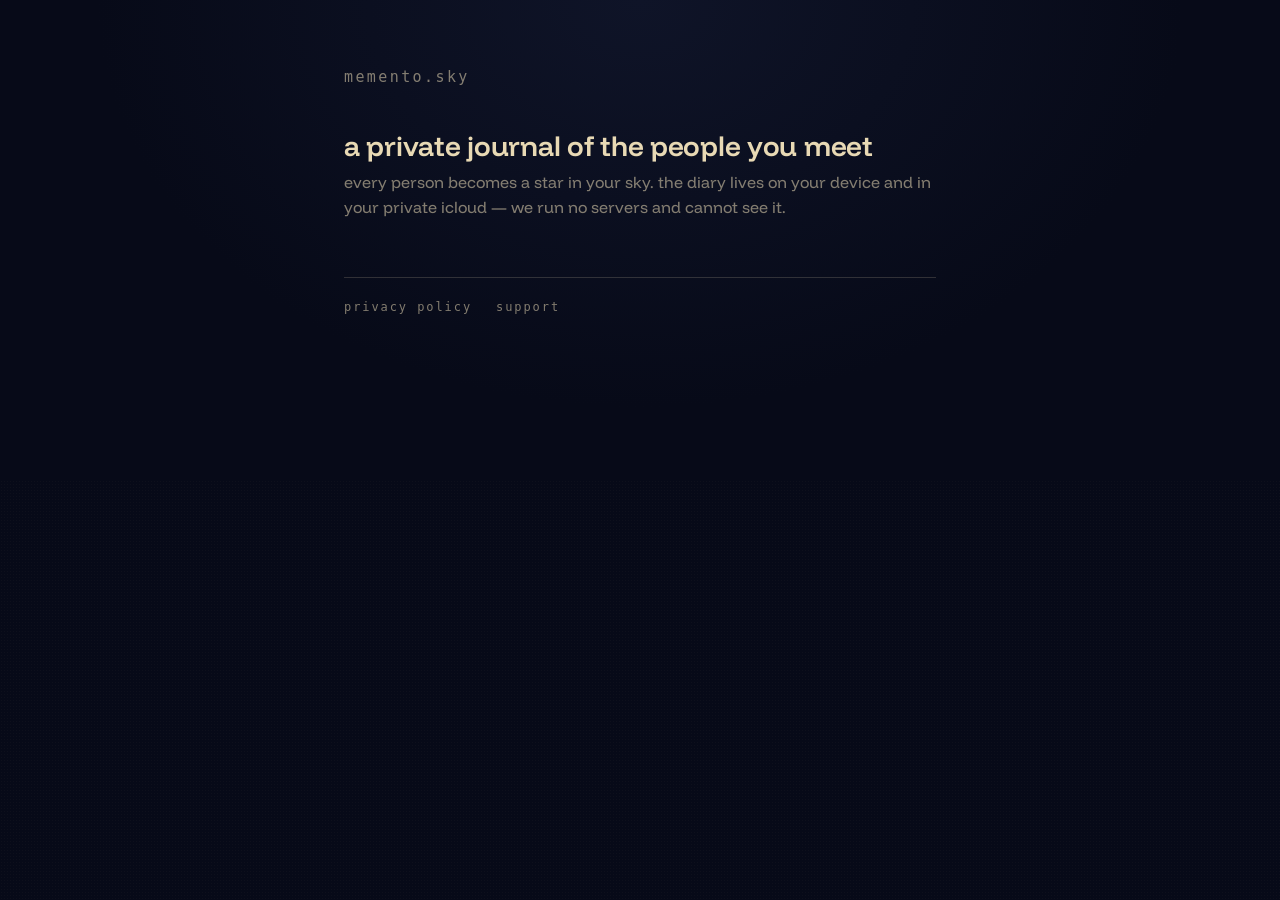
<file: index.html>
<!doctype html>
<html lang="en">
<head>
<meta charset="utf-8">
<meta name="viewport" content="width=device-width, initial-scale=1">
<title>memento.sky</title>
<link rel="preconnect" href="https://fonts.googleapis.com">
<link rel="preconnect" href="https://fonts.gstatic.com" crossorigin>
<link href="https://fonts.googleapis.com/css2?family=Funnel+Display:wght@400;600&display=swap" rel="stylesheet">
<link rel="stylesheet" href="styles.css">
</head>
<body>
<main>
  <span class="wordmark">memento.sky</span>

  <h1>a private journal of the people you meet</h1>
  <p class="soft">every person becomes a star in your sky. the diary lives on your device and in your private icloud — we run no servers and cannot see it.</p>

  <nav class="footer-nav">
    <a href="privacy/">privacy policy</a>
    <a href="support/">support</a>
  </nav>
</main>
</body>
</html>
</file>
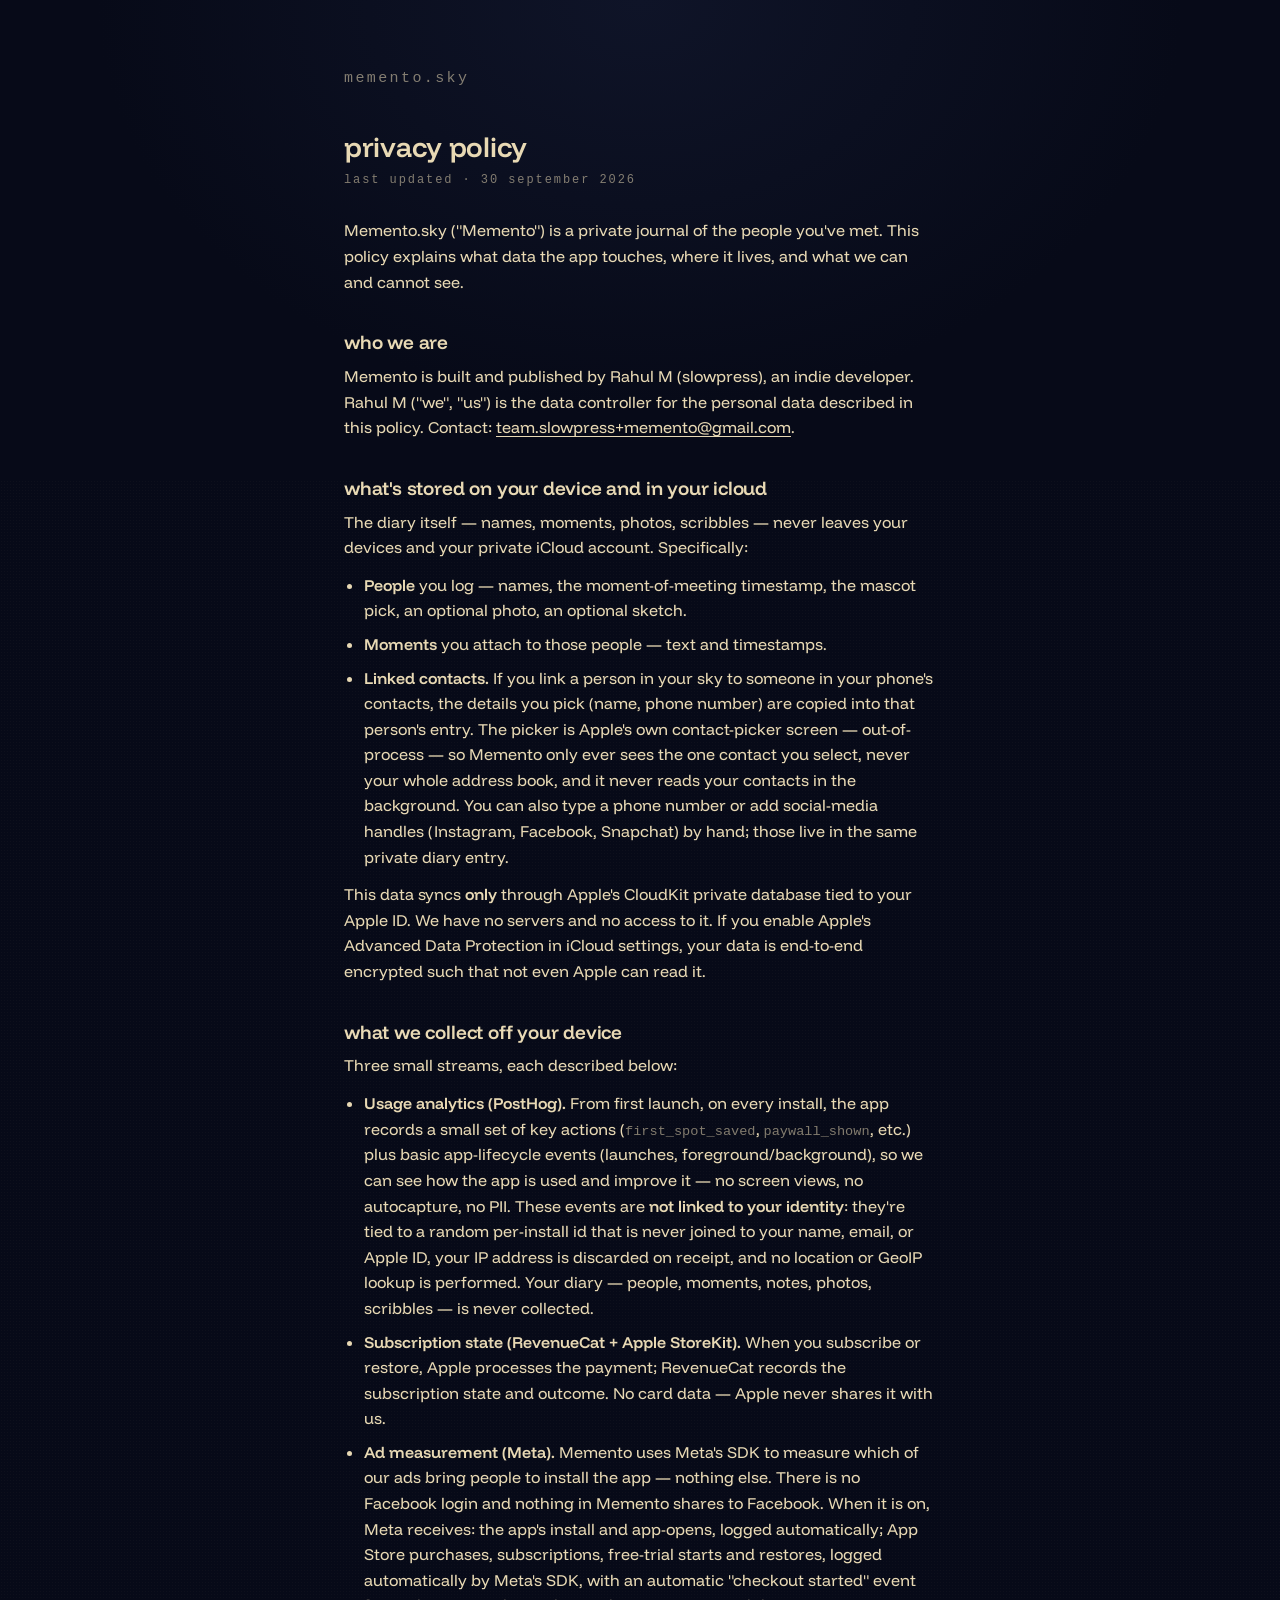
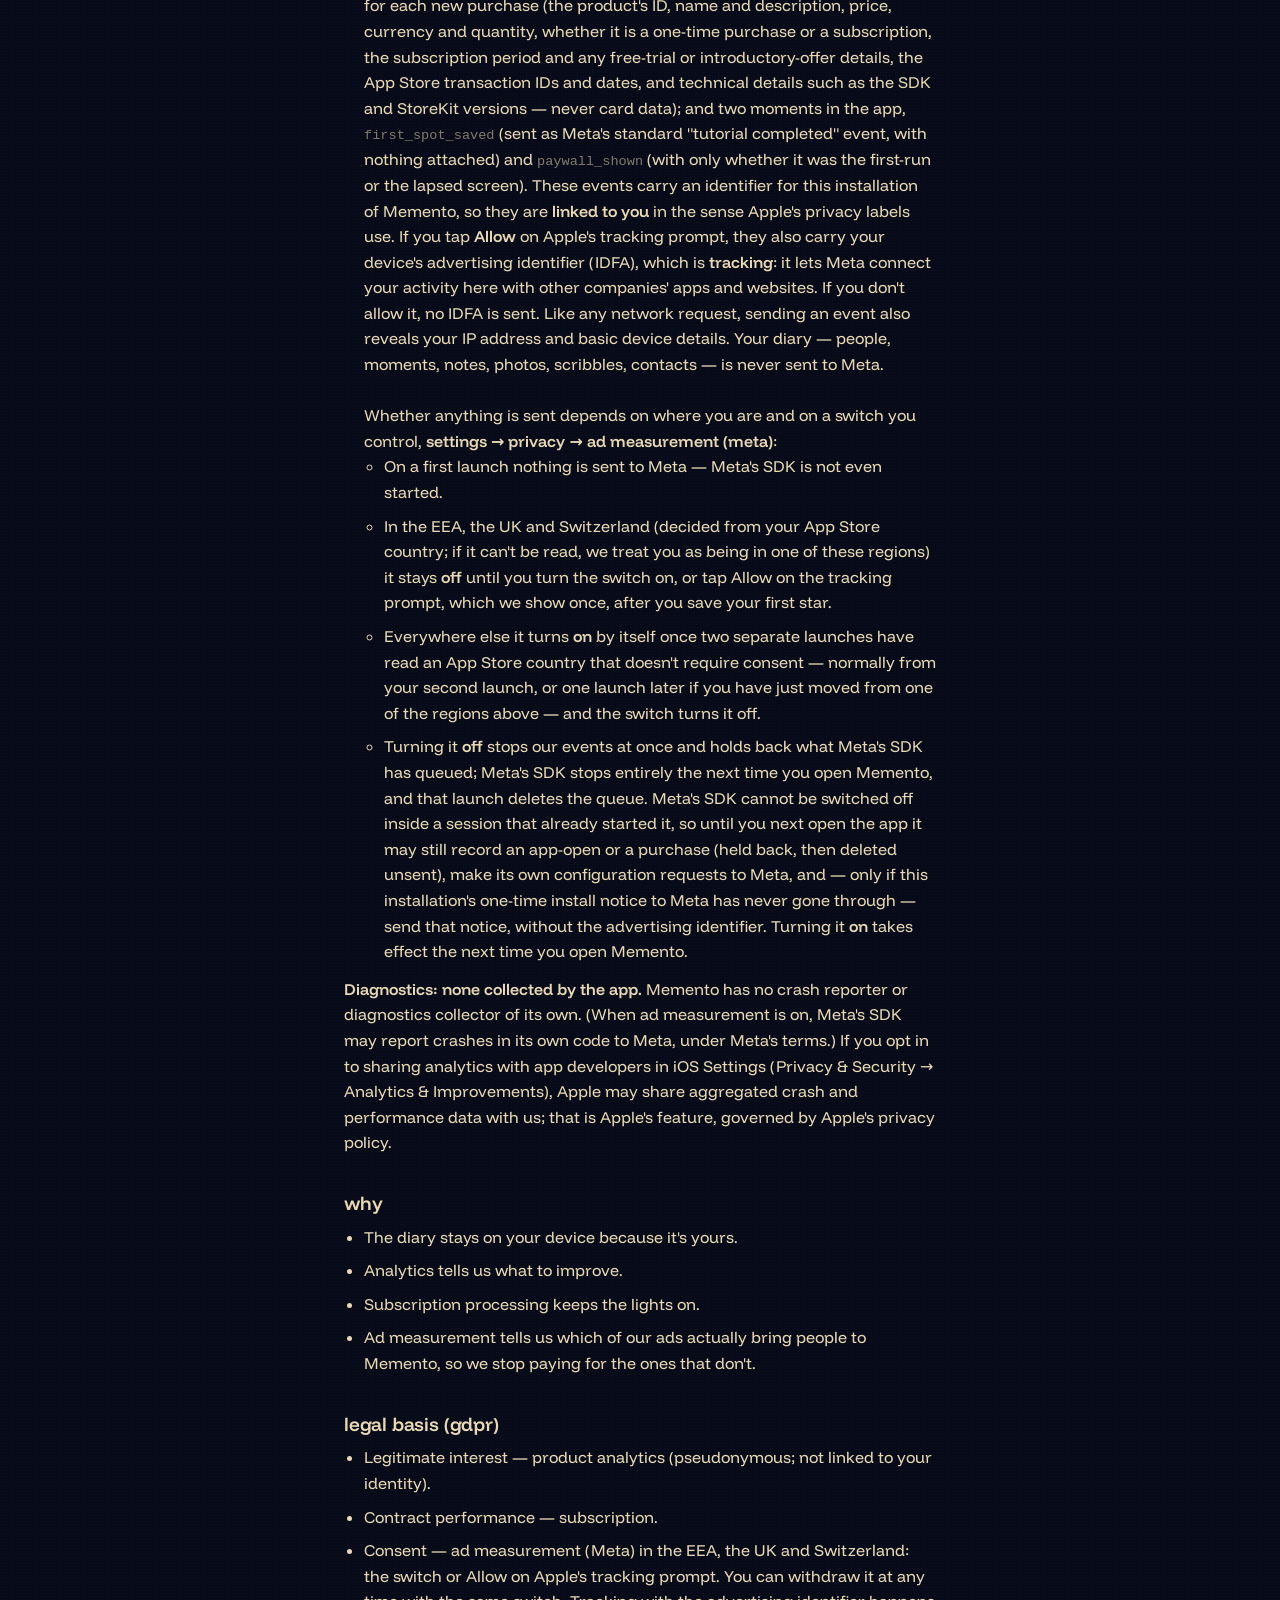
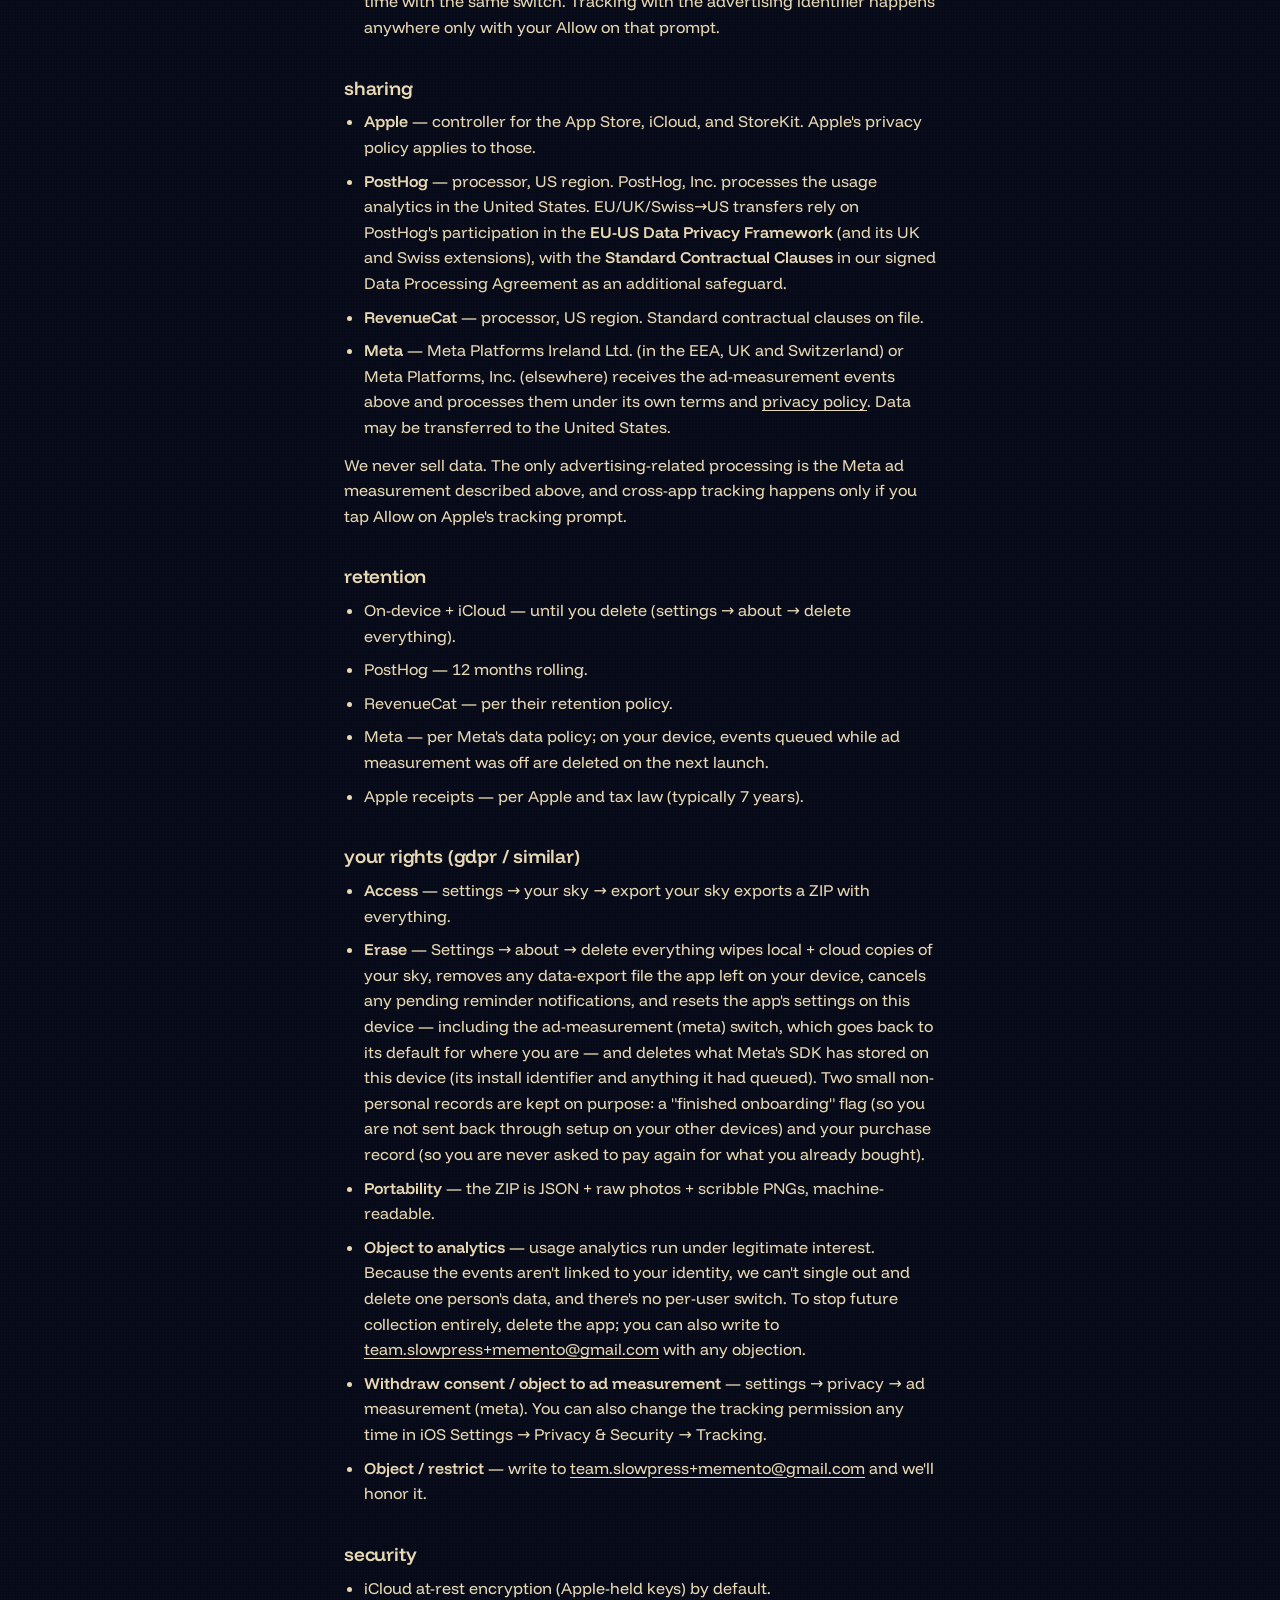
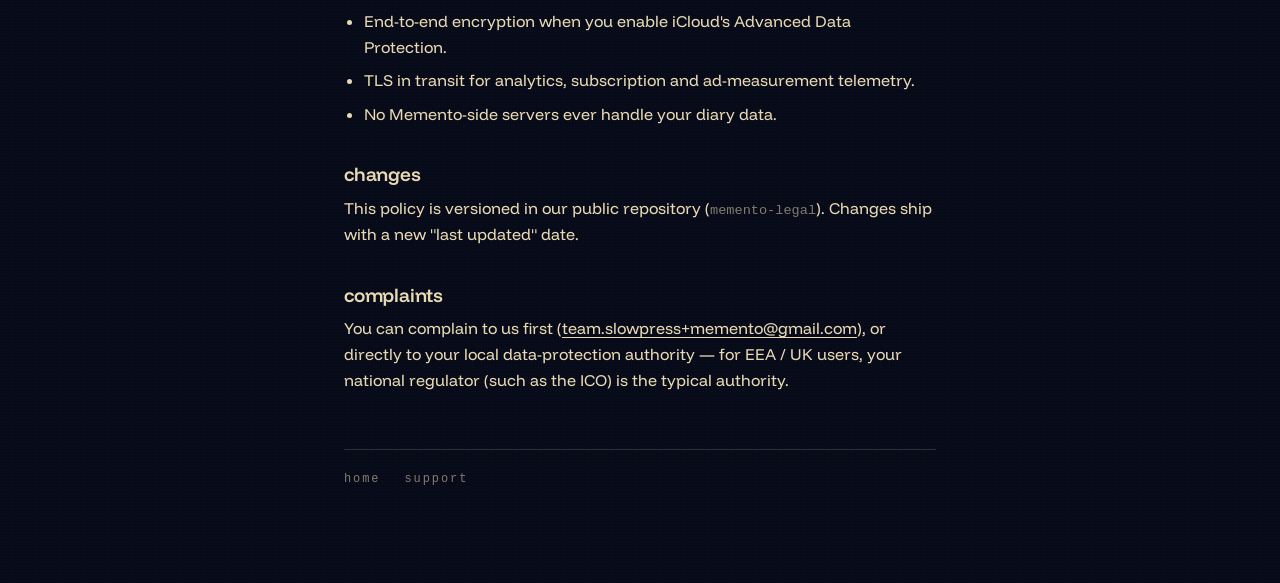
<file: privacy/index.html>
<!doctype html>
<html lang="en">
<head>
<meta charset="utf-8">
<meta name="viewport" content="width=device-width, initial-scale=1">
<title>memento.sky — privacy policy</title>
<link rel="preconnect" href="https://fonts.googleapis.com">
<link rel="preconnect" href="https://fonts.gstatic.com" crossorigin>
<link href="https://fonts.googleapis.com/css2?family=Funnel+Display:wght@400;600&display=swap" rel="stylesheet">
<link rel="stylesheet" href="../styles.css">
</head>
<body>
<main>
  <a class="wordmark" href="../">memento.sky</a>

  <h1>privacy policy</h1>
  <p class="updated">last updated · 30 september 2026</p>

  <p>Memento.sky ("Memento") is a private journal of the people you've met. This policy explains what data the app touches, where it lives, and what we can and cannot see.</p>

  <h2>who we are</h2>
  <p>Memento is built and published by Rahul M (slowpress), an indie developer. Rahul M ("we", "us") is the data controller for the personal data described in this policy. Contact: <a href="mailto:team.slowpress+memento@gmail.com">team.slowpress+memento@gmail.com</a>.</p>

  <h2>what's stored on your device and in your icloud</h2>
  <p>The diary itself — names, moments, photos, scribbles — never leaves your devices and your private iCloud account. Specifically:</p>
  <ul>
    <li><strong>People</strong> you log — names, the moment-of-meeting timestamp, the mascot pick, an optional photo, an optional sketch.</li>
    <li><strong>Moments</strong> you attach to those people — text and timestamps.</li>
    <li><strong>Linked contacts.</strong> If you link a person in your sky to someone in your phone's contacts, the details you pick (name, phone number) are copied into that person's entry. The picker is Apple's own contact-picker screen — out-of-process — so Memento only ever sees the one contact you select, never your whole address book, and it never reads your contacts in the background. You can also type a phone number or add social-media handles (Instagram, Facebook, Snapchat) by hand; those live in the same private diary entry.</li>
  </ul>
  <p>This data syncs <strong>only</strong> through Apple's CloudKit private database tied to your Apple&nbsp;ID. We have no servers and no access to it. If you enable Apple's Advanced Data Protection in iCloud settings, your data is end-to-end encrypted such that not even Apple can read it.</p>

  <h2>what we collect off your device</h2>
  <p>Three small streams, each described below:</p>
  <ul>
    <li><strong>Usage analytics (PostHog).</strong> From first launch, on every install, the app records a small set of key actions (<code>first_spot_saved</code>, <code>paywall_shown</code>, etc.) plus basic app-lifecycle events (launches, foreground/background), so we can see how the app is used and improve it — no screen views, no autocapture, no PII. These events are <strong>not linked to your identity</strong>: they're tied to a random per-install id that is never joined to your name, email, or Apple&nbsp;ID, your IP address is discarded on receipt, and no location or GeoIP lookup is performed. Your diary — people, moments, notes, photos, scribbles — is never collected.</li>
    <li><strong>Subscription state (RevenueCat + Apple StoreKit).</strong> When you subscribe or restore, Apple processes the payment; RevenueCat records the subscription state and outcome. No card data — Apple never shares it with us.</li>
    <li><strong>Ad measurement (Meta).</strong> Memento uses Meta's SDK to measure which of our ads bring people to install the app — nothing else. There is no Facebook login and nothing in Memento shares to Facebook. When it is on, Meta receives: the app's install and app-opens, logged automatically; App Store purchases, subscriptions, free-trial starts and restores, logged automatically by Meta's SDK, with an automatic "checkout started" event for each new purchase (the product's ID, name and description, price, currency and quantity, whether it is a one-time purchase or a subscription, the subscription period and any free-trial or introductory-offer details, the App Store transaction IDs and dates, and technical details such as the SDK and StoreKit versions — never card data); and two moments in the app, <code>first_spot_saved</code> (sent as Meta's standard "tutorial completed" event, with nothing attached) and <code>paywall_shown</code> (with only whether it was the first-run or the lapsed screen). These events carry an identifier for this installation of Memento, so they are <strong>linked to you</strong> in the sense Apple's privacy labels use. If you tap <strong>Allow</strong> on Apple's tracking prompt, they also carry your device's advertising identifier (IDFA), which is <strong>tracking</strong>: it lets Meta connect your activity here with other companies' apps and websites. If you don't allow it, no IDFA is sent. Like any network request, sending an event also reveals your IP address and basic device details. Your diary — people, moments, notes, photos, scribbles, contacts — is never sent to Meta.
      <br><br>Whether anything is sent depends on where you are and on a switch you control, <strong>settings → privacy → ad measurement (meta)</strong>:
      <ul>
        <li>On a first launch nothing is sent to Meta — Meta's SDK is not even started.</li>
        <li>In the EEA, the UK and Switzerland (decided from your App Store country; if it can't be read, we treat you as being in one of these regions) it stays <strong>off</strong> until you turn the switch on, or tap Allow on the tracking prompt, which we show once, after you save your first star.</li>
        <li>Everywhere else it turns <strong>on</strong> by itself once two separate launches have read an App Store country that doesn't require consent — normally from your second launch, or one launch later if you have just moved from one of the regions above — and the switch turns it off.</li>
        <li>Turning it <strong>off</strong> stops our events at once and holds back what Meta's SDK has queued; Meta's SDK stops entirely the next time you open Memento, and that launch deletes the queue. Meta's SDK cannot be switched off inside a session that already started it, so until you next open the app it may still record an app-open or a purchase (held back, then deleted unsent), make its own configuration requests to Meta, and — only if this installation's one-time install notice to Meta has never gone through — send that notice, without the advertising identifier. Turning it <strong>on</strong> takes effect the next time you open Memento.</li>
      </ul>
    </li>
  </ul>
  <p><strong>Diagnostics: none collected by the app.</strong> Memento has no crash reporter or diagnostics collector of its own. (When ad measurement is on, Meta's SDK may report crashes in its own code to Meta, under Meta's terms.) If you opt in to sharing analytics with app developers in iOS Settings (Privacy &amp; Security → Analytics &amp; Improvements), Apple may share aggregated crash and performance data with us; that is Apple's feature, governed by Apple's privacy policy.</p>

  <h2>why</h2>
  <ul>
    <li>The diary stays on your device because it's yours.</li>
    <li>Analytics tells us what to improve.</li>
    <li>Subscription processing keeps the lights on.</li>
    <li>Ad measurement tells us which of our ads actually bring people to Memento, so we stop paying for the ones that don't.</li>
  </ul>

  <h2>legal basis (gdpr)</h2>
  <ul>
    <li>Legitimate interest — product analytics (pseudonymous; not linked to your identity).</li>
    <li>Contract performance — subscription.</li>
    <li>Consent — ad measurement (Meta) in the EEA, the UK and Switzerland: the switch or Allow on Apple's tracking prompt. You can withdraw it at any time with the same switch. Tracking with the advertising identifier happens anywhere only with your Allow on that prompt.</li>
  </ul>

  <h2>sharing</h2>
  <ul>
    <li><strong>Apple</strong> — controller for the App Store, iCloud, and StoreKit. Apple's privacy policy applies to those.</li>
    <li><strong>PostHog</strong> — processor, US region. PostHog, Inc. processes the usage analytics in the United States. EU/UK/Swiss→US transfers rely on PostHog's participation in the <strong>EU-US Data Privacy Framework</strong> (and its UK and Swiss extensions), with the <strong>Standard Contractual Clauses</strong> in our signed Data Processing Agreement as an additional safeguard.</li>
    <li><strong>RevenueCat</strong> — processor, US region. Standard contractual clauses on file.</li>
    <li><strong>Meta</strong> — Meta Platforms Ireland Ltd. (in the EEA, UK and Switzerland) or Meta Platforms, Inc. (elsewhere) receives the ad-measurement events above and processes them under its own terms and <a href="https://www.facebook.com/privacy/policy/">privacy policy</a>. Data may be transferred to the United States.</li>
  </ul>
  <p>We never sell data. The only advertising-related processing is the Meta ad measurement described above, and cross-app tracking happens only if you tap Allow on Apple's tracking prompt.</p>

  <h2>retention</h2>
  <ul>
    <li>On-device + iCloud — until you delete (settings → about → delete everything).</li>
    <li>PostHog — 12 months rolling.</li>
    <li>RevenueCat — per their retention policy.</li>
    <li>Meta — per Meta's data policy; on your device, events queued while ad measurement was off are deleted on the next launch.</li>
    <li>Apple receipts — per Apple and tax law (typically 7 years).</li>
  </ul>

  <h2>your rights (gdpr / similar)</h2>
  <ul>
    <li><strong>Access</strong> — settings → your sky → export your sky exports a ZIP with everything.</li>
    <li><strong>Erase</strong> — Settings → about → delete everything wipes local + cloud copies of your sky, removes any data-export file the app left on your device, cancels any pending reminder notifications, and resets the app's settings on this device — including the ad-measurement (meta) switch, which goes back to its default for where you are — and deletes what Meta's SDK has stored on this device (its install identifier and anything it had queued). Two small non-personal records are kept on purpose: a "finished onboarding" flag (so you are not sent back through setup on your other devices) and your purchase record (so you are never asked to pay again for what you already bought).</li>
    <li><strong>Portability</strong> — the ZIP is JSON + raw photos + scribble PNGs, machine-readable.</li>
    <li><strong>Object to analytics</strong> — usage analytics run under legitimate interest. Because the events aren't linked to your identity, we can't single out and delete one person's data, and there's no per-user switch. To stop future collection entirely, delete the app; you can also write to <a href="mailto:team.slowpress+memento@gmail.com">team.slowpress+memento@gmail.com</a> with any objection.</li>
    <li><strong>Withdraw consent / object to ad measurement</strong> — settings → privacy → ad measurement (meta). You can also change the tracking permission any time in iOS Settings → Privacy &amp; Security → Tracking.</li>
    <li><strong>Object / restrict</strong> — write to <a href="mailto:team.slowpress+memento@gmail.com">team.slowpress+memento@gmail.com</a> and we'll honor it.</li>
  </ul>

  <h2>security</h2>
  <ul>
    <li>iCloud at-rest encryption (Apple-held keys) by default.</li>
    <li>End-to-end encryption when you enable iCloud's Advanced Data Protection.</li>
    <li>TLS in transit for analytics, subscription and ad-measurement telemetry.</li>
    <li>No Memento-side servers ever handle your diary data.</li>
  </ul>

  <h2>changes</h2>
  <p>This policy is versioned in our public repository (<code>memento-legal</code>). Changes ship with a new "last updated" date.</p>

  <h2>complaints</h2>
  <p>You can complain to us first (<a href="mailto:team.slowpress+memento@gmail.com">team.slowpress+memento@gmail.com</a>), or directly to your local data-protection authority — for EEA / UK users, your national regulator (such as the ICO) is the typical authority.</p>

  <nav class="footer-nav">
    <a href="../">home</a>
    <a href="../support/">support</a>
  </nav>
</main>
</body>
</html>
</file>
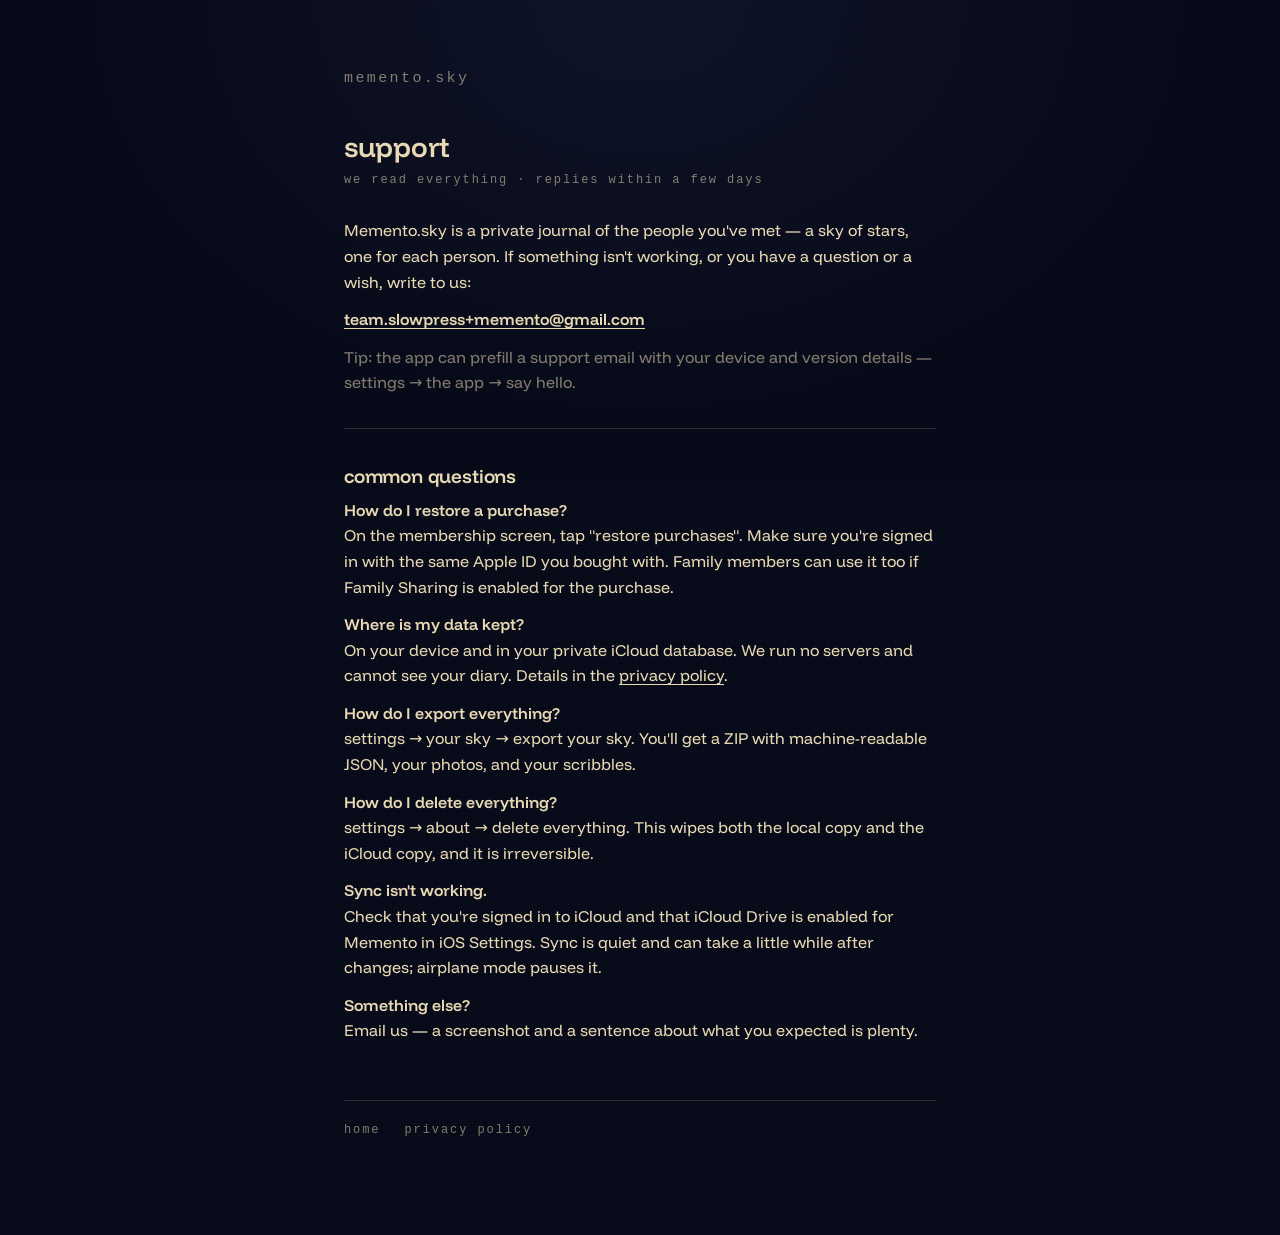
<file: support/index.html>
<!doctype html>
<html lang="en">
<head>
<meta charset="utf-8">
<meta name="viewport" content="width=device-width, initial-scale=1">
<title>memento.sky — support</title>
<link rel="preconnect" href="https://fonts.googleapis.com">
<link rel="preconnect" href="https://fonts.gstatic.com" crossorigin>
<link href="https://fonts.googleapis.com/css2?family=Funnel+Display:wght@400;600&display=swap" rel="stylesheet">
<link rel="stylesheet" href="../styles.css">
</head>
<body>
<main>
  <a class="wordmark" href="../">memento.sky</a>

  <h1>support</h1>
  <p class="updated">we read everything · replies within a few days</p>

  <p>Memento.sky is a private journal of the people you've met — a sky of stars, one for each person. If something isn't working, or you have a question or a wish, write to us:</p>
  <p><a href="mailto:team.slowpress+memento@gmail.com"><strong>team.slowpress+memento@gmail.com</strong></a></p>
  <p class="soft">Tip: the app can prefill a support email with your device and version details — settings → the app → say hello.</p>

  <hr>

  <h2>common questions</h2>

  <p><strong>How do I restore a purchase?</strong><br>
  On the membership screen, tap "restore purchases". Make sure you're signed in with the same Apple&nbsp;ID you bought with. Family members can use it too if Family Sharing is enabled for the purchase.</p>

  <p><strong>Where is my data kept?</strong><br>
  On your device and in your private iCloud database. We run no servers and cannot see your diary. Details in the <a href="../privacy/">privacy policy</a>.</p>

  <p><strong>How do I export everything?</strong><br>
  settings → your sky → export your sky. You'll get a ZIP with machine-readable JSON, your photos, and your scribbles.</p>

  <p><strong>How do I delete everything?</strong><br>
  settings → about → delete everything. This wipes both the local copy and the iCloud copy, and it is irreversible.</p>

  <p><strong>Sync isn't working.</strong><br>
  Check that you're signed in to iCloud and that iCloud Drive is enabled for Memento in iOS Settings. Sync is quiet and can take a little while after changes; airplane mode pauses it.</p>

  <p><strong>Something else?</strong><br>
  Email us — a screenshot and a sentence about what you expected is plenty.</p>

  <nav class="footer-nav">
    <a href="../">home</a>
    <a href="../privacy/">privacy policy</a>
  </nav>
</main>
</body>
</html>
</file>
<file: styles.css>
/* memento.sky — legal pages · Deep Plate */
/* Funnel Display is OFL-licensed (Google Fonts). Momo Signature is
   intentionally not served on the web pending license documentation. */

:root {
  --screen-bg: #070a18;
  --plate-a: #070a18;
  --plate-b: #0f1428;
  --ink: #e8d9b4;
  --ink-soft: rgba(232, 217, 180, 0.55);
  --ink-faint: rgba(232, 217, 180, 0.18);
  --ink-grain: rgba(220, 200, 160, 0.03);
  --body-font: "Funnel Display", ui-sans-serif, system-ui, -apple-system, sans-serif;
  --mono-font: ui-monospace, "SF Mono", monospace;
}

* { margin: 0; padding: 0; box-sizing: border-box; }

html { color-scheme: dark; }

body {
  background: var(--screen-bg);
  background-image:
    radial-gradient(ellipse at 50% 0%, var(--plate-b) 0%, var(--plate-a) 60%),
    radial-gradient(var(--ink-grain) 1px, transparent 1px);
  background-size: 100% 480px, 3px 3px;
  background-repeat: no-repeat, repeat;
  color: var(--ink);
  font-family: var(--body-font);
  font-weight: 400;
  font-size: 16px;
  line-height: 1.6;
  min-height: 100vh;
}

main {
  max-width: 640px;
  margin: 0 auto;
  padding: 64px 24px 96px;
}

.wordmark {
  font-size: 15px;
  letter-spacing: 0.16em;
  color: var(--ink-soft);
  text-transform: lowercase;
  text-decoration: none;
  font-family: var(--mono-font);
}

h1 {
  font-weight: 600;
  font-size: 28px;
  line-height: 1.15;
  letter-spacing: -0.01em;
  margin: 40px 0 8px;
  text-transform: lowercase;
}

h2 {
  font-weight: 600;
  font-size: 19px;
  line-height: 1.2;
  letter-spacing: -0.01em;
  margin: 36px 0 10px;
  text-transform: lowercase;
}

p, li { color: var(--ink); margin-bottom: 12px; }
li { margin-left: 20px; margin-bottom: 8px; }
ul { margin-bottom: 12px; }

.updated {
  font-family: var(--mono-font);
  font-size: 12px;
  letter-spacing: 0.16em;
  color: var(--ink-soft);
  text-transform: lowercase;
  margin-bottom: 28px;
}

a { color: var(--ink); text-underline-offset: 3px; }
a:hover { color: #fff6e0; }

.soft { color: var(--ink-soft); }

strong { font-weight: 600; }

hr {
  border: none;
  border-top: 0.6px solid var(--ink-faint);
  margin: 32px 0;
}

nav.footer-nav {
  margin-top: 56px;
  padding-top: 20px;
  border-top: 0.6px solid var(--ink-faint);
  display: flex;
  gap: 24px;
}
nav.footer-nav a {
  font-family: var(--mono-font);
  font-size: 12px;
  letter-spacing: 0.16em;
  color: var(--ink-soft);
  text-decoration: none;
  text-transform: lowercase;
}
nav.footer-nav a:hover { color: var(--ink); }

code {
  font-family: var(--mono-font);
  font-size: 0.85em;
  color: var(--ink-soft);
}
</file>
